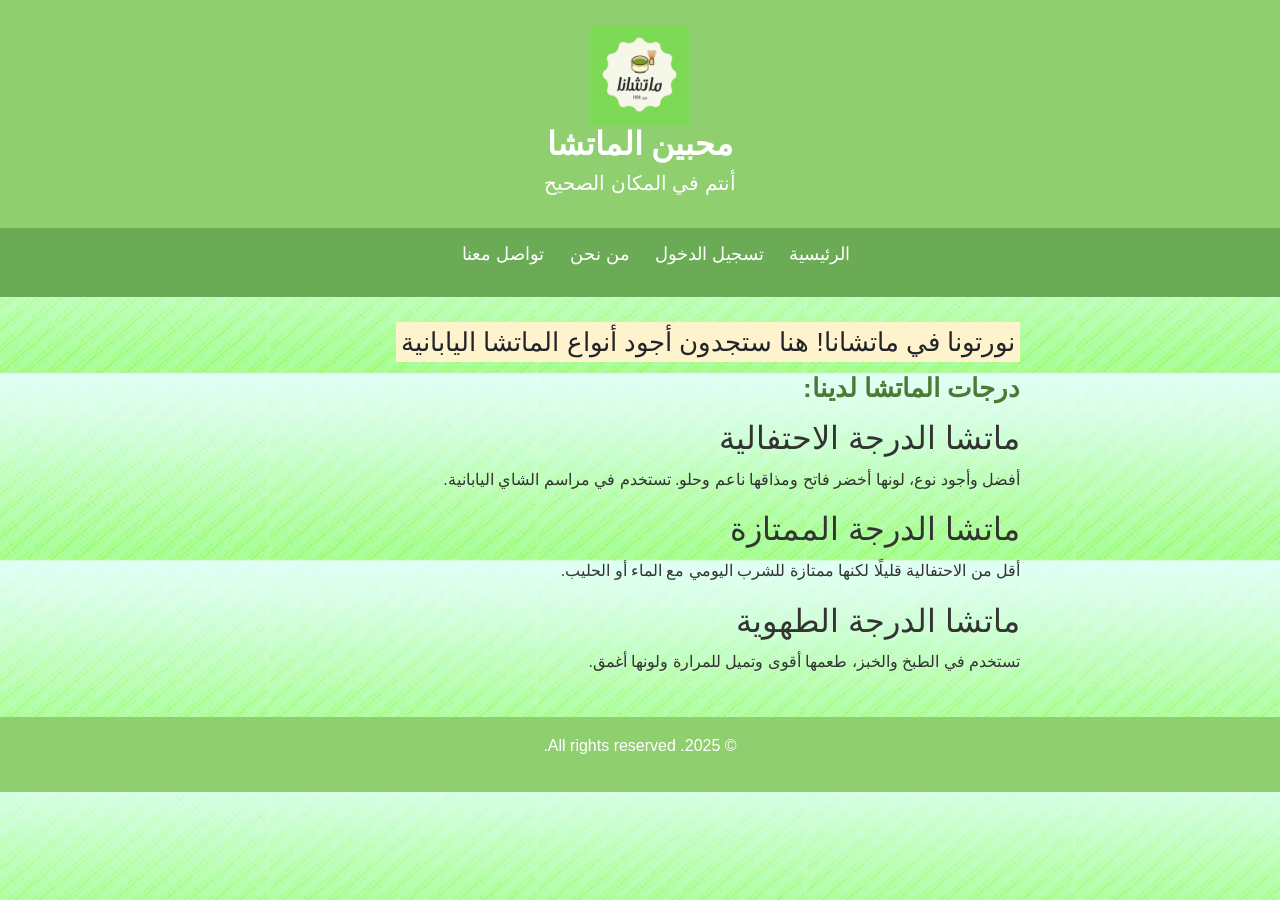
<file: final exam/frontend/index.html>
<!DOCTYPE html>
<html lang="ar" dir="rtl">
<head>
    <meta charset="UTF-8">
    <meta name="viewport" content="width=device-width, initial-scale=1.0">
    <link rel="stylesheet" href="style.css">
    <link rel="stylesheet" href="https://cdn.jsdelivr.net/npm/bootstrap@5.3.3/dist/css/bootstrap.min.css">
    <title>الرئيسية - ماتشانا</title>
</head>
<body class="page-body">

    <header class="main-header">
        <img src="matchana.png" height="100" width="100" alt="matchana iogo">
        <h1 class="title">محبين الماتشا</h1>
        <h2 class="subtitle">أنتم في المكان الصحيح</h2>
    </header>

    <nav class="main-nav">
        <ul class="nav-list">
            <li><a href="index.html">الرئيسية</a></li>
            <li><a href="login.html">تسجيل الدخول</a></li>
            <li><a href="about.html">من نحن</a></li>
            <li><a href="contact.html">تواصل معنا</a></li>
        </ul>
    </nav>

    <main class="main-content">
        <section>
            <h3 class="section-title">
                <mark>نورتونا في ماتشانا! هنا ستجدون أجود أنواع الماتشا اليابانية</mark>
            </h3>
        </section>

        <section class="matcha-section">
            <h2 class="section-title"><b>درجات الماتشا لدينا:</b></h2>

            <div>
                <h2>ماتشا الدرجة الاحتفالية</h2>
                <p>أفضل وأجود نوع، لونها أخضر فاتح ومذاقها ناعم وحلو. تستخدم في مراسم الشاي اليابانية.</p>
            </div>

            <div>
                <h2>ماتشا الدرجة الممتازة</h2>
                <p>أقل من الاحتفالية قليلًا لكنها ممتازة للشرب اليومي مع الماء أو الحليب.</p>
            </div>

            <div>
                <h2>ماتشا الدرجة الطهوية</h2>
                <p>تستخدم في الطبخ والخبز، طعمها أقوى وتميل للمرارة ولونها أغمق.</p>
            </div>
        </section>
    </main>

    <footer class="main-footer">
        <p>&copy; 2025. All rights reserved.</p>
    </footer>

</body>
</html>
</file>
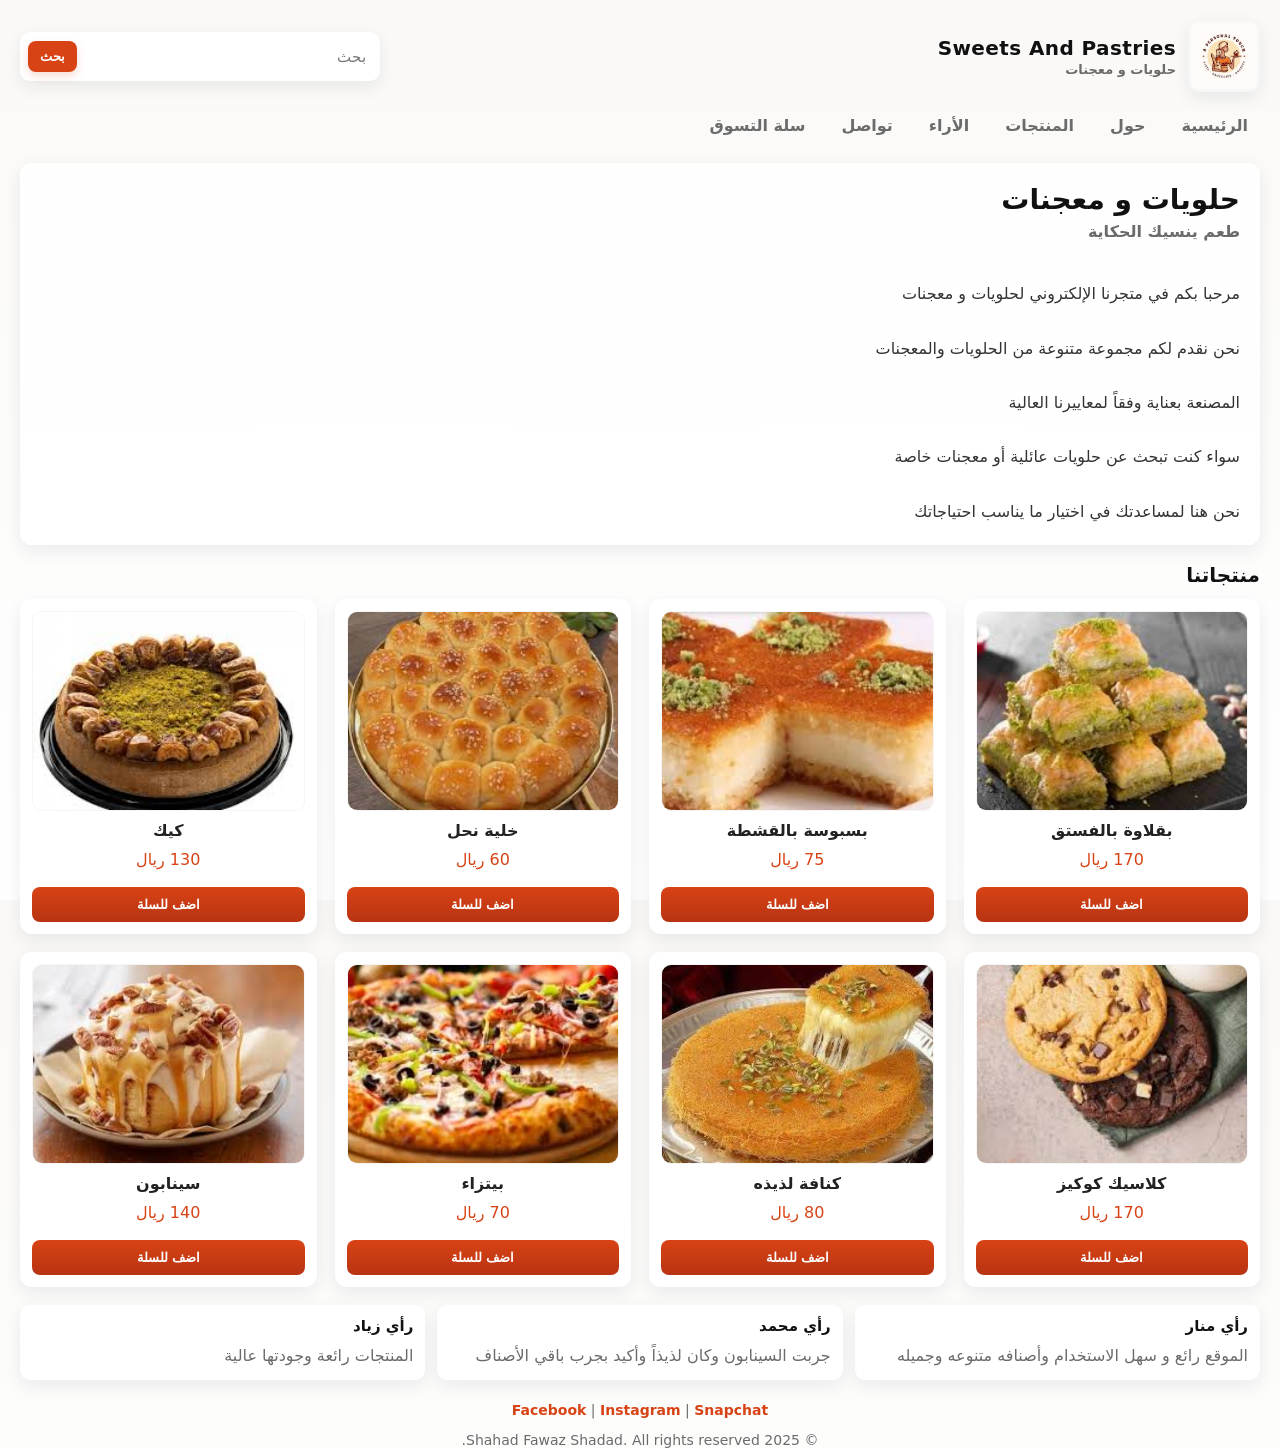
<file: Sweets and pastries/index.html.html>
<!DOCTYPE html>
<html lang="ar">
<head>
  <meta charset="UTF-8">
  <meta name="viewport" content="width=device-width, initial-scale=1.0">
  <title>Sweets and Pastries</title>
<link rel="stylesheet" href="style.css">


</head>

<body>

  <!-- الرأس -->
  <header>

    <div class="topbar">
      <div class="brand">
        <img src="Logo.jpg" alt="logo">
        <div>
          <h2 class="logo">Sweets and Pastries</h2>
          <span class="tag">حلويات و معجنات</span>
        </div>
      </div>

      <form class="search">
        <input type="text" placeholder="بحث">
        <button type="submit">بحث</button>
      </form>
    </div>

    <nav class="main-nav">
      <ul>
        <li><a href="#">الرئيسية</a></li>
        <li><a href="#">حول</a></li>
        <li><a href="#">المنتجات</a></li>
        <li><a href="#">الأراء</a></li>
        <li><a href="#">تواصل</a></li>
        <li><a href="#">سلة التسوق</a></li>
      </ul>
    </nav>

  </header>

  <!-- مقدمة -->
  <article class="intro">
    <h1>حلويات و معجنات</h1>
    <h2>طعم ينسيك الحكاية</h2>
    <p>
      مرحبا بكم في متجرنا الإلكتروني لحلويات و معجنات<br>
      نحن نقدم لكم مجموعة متنوعة من الحلويات والمعجنات<br>
      المصنعة بعناية وفقاً لمعاييرنا العالية<br>
      سواء كنت تبحث عن حلويات عائلية أو معجنات خاصة<br>
      نحن هنا لمساعدتك في اختيار ما يناسب احتياجاتك
    </p>
  </article>

  <!-- المنتجات -->
  <section class="products">
    <h2>منتجاتنا</h2>

    <div class="grid">
      <div class="product">
        <img src="Baklava.jpg" alt="Baklava">
        <p>بقلاوة بالفستق</p>
        <span class="price">170 ريال</span>
        <button>اضف للسلة</button>
      </div>

      <div class="product">
        <img src="basbosa.jpg" alt="Basbosa">
        <p>بسبوسة بالقشطة</p>
        <span class="price">75 ريال</span>
        <button>اضف للسلة</button>
      </div>

      <div class="product">
        <img src="beehive.jpg" alt="Beehive">
        <p>خلية نحل</p>
        <span class="price">60 ريال</span>
        <button>اضف للسلة</button>
      </div>

      <div class="product">
        <img src="cake.jpg" alt="Cake">
        <p>كيك</p>
        <span class="price">130 ريال</span>
        <button>اضف للسلة</button>
      </div>

      <div class="product">
        <img src="coockies.jpg" alt="Cookies">
        <p>كلاسيك كوكيز</p>
        <span class="price">170 ريال</span>
        <button>اضف للسلة</button>
      </div>

      <div class="product">
        <img src="conafah.jpg" alt="Kunafa">
        <p>كنافة لذيذه</p>
        <span class="price">80 ريال</span>
        <button>اضف للسلة</button>
      </div>

      <div class="product">
        <img src="pizza.jpg" alt="Pizza">
        <p>بيتزاء</p>
        <span class="price">70 ريال</span>
        <button>اضف للسلة</button>
      </div>

      <div class="product">
        <img src="cinnabon.jpg" alt="Cinnabon">
        <p>سينابون</p>
        <span class="price">140 ريال</span>
        <button>اضف للسلة</button>
      </div>
    </div>
  </section>

  <!-- آراء العملاء -->
  <article class="reviews">
    <div class="review">
      <h3>رأي منار</h3>
      <p>الموقع رائع و سهل الاستخدام وأصنافه متنوعه وجميله</p>
    </div>

    <div class="review">
      <h3>رأي محمد</h3>
      <p>جربت السينابون وكان لذيذاً وأكيد بجرب باقي الأصناف</p>
    </div>

    <div class="review">
      <h3>رأي زياد</h3>
      <p>المنتجات رائعة وجودتها عالية</p>
    </div>
  </article>

  <!-- التذييل -->
  <footer>
    <a href="https://www.facebook.com/">Facebook</a> |
    <a href="https://www.instagram.com/">Instagram</a> |
    <a href="https://www.snapchat.com/">Snapchat</a>
    <p>&copy; 2025 Shahad Fawaz Shadad. All rights reserved.</p>
  </footer>

</body>
</html>
</file>
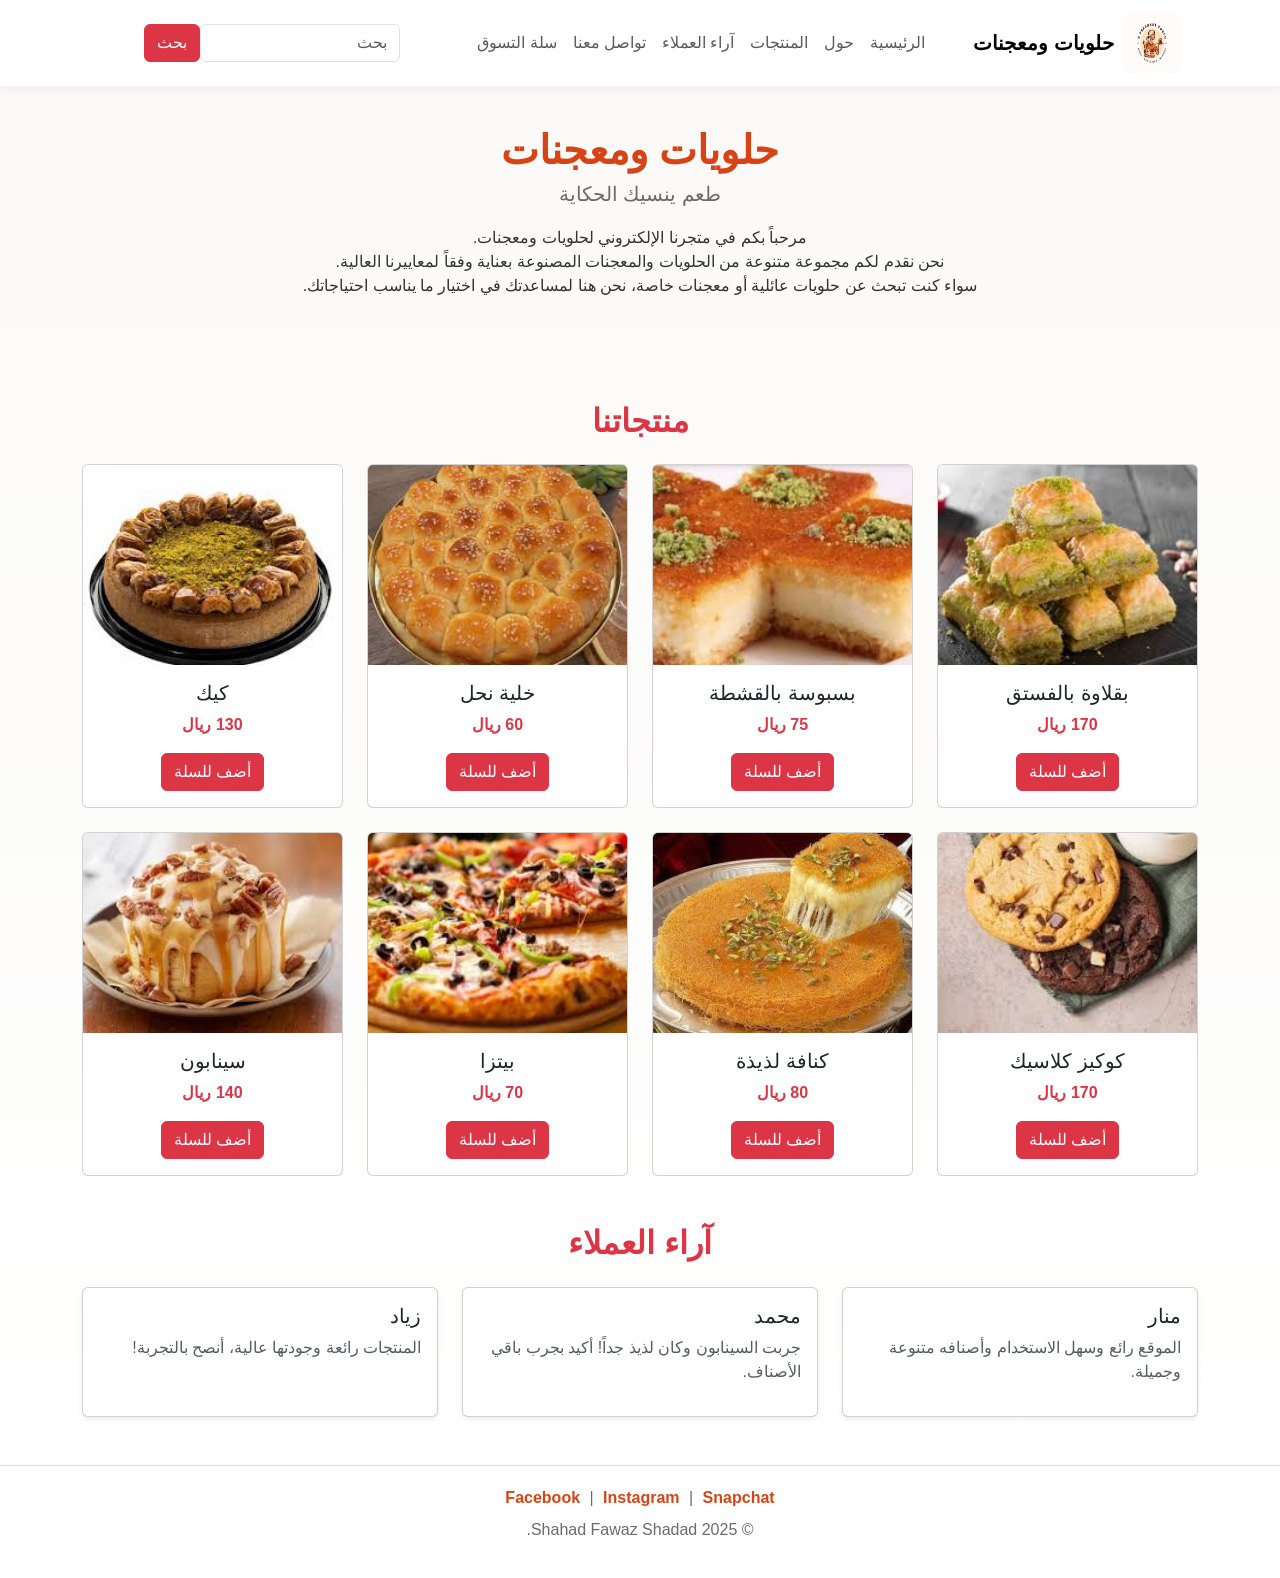
<file: Sweets and pastries/pootstrap.html>
<!DOCTYPE html>
<html lang="ar" dir="rtl">
<head>
  <meta charset="UTF-8">
  <meta name="viewport" content="width=device-width, initial-scale=1.0">
  <title>حلويات ومعجنات</title>

  <!-- Bootstrap -->
 <link href="https://cdn.jsdelivr.net/npm/bootstrap@5.3.8/dist/css/bootstrap.min.css" rel="stylesheet" integrity="sha384-sRIl4kxILFvY47J16cr9ZwB07vP4J8+LH7qKQnuqkuIAvNWLzeN8tE5YBujZqJLB" crossorigin="anonymous">
<script src="https://cdn.jsdelivr.net/npm/bootstrap@5.3.8/dist/js/bootstrap.bundle.min.js" integrity="sha384-FKyoEForCGlyvwx9Hj09JcYn3nv7wiPVlz7YYwJrWVcXK/BmnVDxM+D2scQbITxI" crossorigin="anonymous"></script>

  <style>
    body {
      background: linear-gradient(180deg, #FAF9F7, #fff);
      font-family: "Tajawal", sans-serif;
      color: #333;
    }
    .navbar {
      background-color: #fff;
      box-shadow: 0 4px 10px rgba(0,0,0,0.05);
    }
    .navbar-brand img {
      width: 60px;
      height: 60px;
      border-radius: 10px;
    }
    .intro {
      text-align: center;
      padding: 40px 20px;
    }
    .intro h1 {
      font-weight: 800;
      color: #d84315;
    }
    .intro h2 {
      font-size: 20px;
      color: #6b6b6b;
      margin-bottom: 20px;
    }
    .card img {
      height: 200px;
      object-fit: cover;
    }
    footer {
      background-color: #fff;
      text-align: center;
      padding: 20px;
      margin-top: 40px;
      border-top: 1px solid #ddd;
      color: #6b6b6b;
    }
    footer a {
      color: #d84315;
      text-decoration: none;
      margin: 0 5px;
      font-weight: bold;
    }
    footer a:hover {
      text-decoration: underline;
    }
    
    .navbar .form-control {
      width: 200px;
    }
  </style>
</head>
<body>

  <!-- رأس الصفحة Navbar -->
  <nav class="navbar navbar-expand-lg sticky-top">
    <div class="container">
      <a class="navbar-brand d-flex align-items-center gap-2" href="#">
        <img src="Logo.jpg" alt="Logo">
        <span class="fw-bold">حلويات ومعجنات</span>
      </a>
      <button class="navbar-toggler" type="button" data-bs-toggle="collapse" data-bs-target="#mainNav">
        <span class="navbar-toggler-icon"></span>
      </button>
      <div class="collapse navbar-collapse" id="mainNav">
        <ul class="navbar-nav ms-auto mb-2 mb-lg-0">
          <li class="nav-item"><a class="nav-link" href="#">الرئيسية</a></li>
          <li class="nav-item"><a class="nav-link" href="#">حول</a></li>
          <li class="nav-item"><a class="nav-link" href="#">المنتجات</a></li>
          <li class="nav-item"><a class="nav-link" href="#">آراء العملاء</a></li>
          <li class="nav-item"><a class="nav-link" href="#">تواصل معنا</a></li>
          <li class="nav-item"><a class="nav-link" href="#">سلة التسوق</a></li>
        </ul>
        <!-- نموذج البحث -->
        <form class="d-flex ms-auto" role="search">
          <input class="form-control me-2" type="search" placeholder="بحث" aria-label="بحث">
          <button class="btn btn-danger" type="submit">بحث</button>
        </form>
      </div>
    </div>
  </nav>

  <!-- مقدمة -->
  <section class="intro container">
    <h1>حلويات ومعجنات</h1>
    <h2>طعم ينسيك الحكاية</h2>
    <p>
      مرحباً بكم في متجرنا الإلكتروني لحلويات ومعجنات.<br>
      نحن نقدم لكم مجموعة متنوعة من الحلويات والمعجنات المصنوعة بعناية وفقاً لمعاييرنا العالية.<br>
      سواء كنت تبحث عن حلويات عائلية أو معجنات خاصة، نحن هنا لمساعدتك في اختيار ما يناسب احتياجاتك.
    </p>
  </section>

  <!-- قسم المنتجات -->
  <section class="container my-5">
    <h2 class="text-center fw-bold mb-4 text-danger">منتجاتنا</h2>
    <div class="row g-4">

      
      <div class="col-md-3 col-sm-6">
        <div class="card h-100 text-center">
          <img src="Baklava.jpg" class="card-img-top" alt="Baklava">
          <div class="card-body">
            <h5 class="card-title">بقلاوة بالفستق</h5>
            <p class="card-text text-danger fw-bold">170 ريال</p>
            <button class="btn btn-danger">أضف للسلة</button>
          </div>
        </div>
      </div>

      
      <div class="col-md-3 col-sm-6">
        <div class="card h-100 text-center">
          <img src="basbosa.jpg" class="card-img-top" alt="Basbosa">
          <div class="card-body">
            <h5 class="card-title">بسبوسة بالقشطة</h5>
            <p class="card-text text-danger fw-bold">75 ريال</p>
            <button class="btn btn-danger">أضف للسلة</button>
          </div>
        </div>
      </div>

      
      <div class="col-md-3 col-sm-6">
        <div class="card h-100 text-center">
          <img src="beehive.jpg" class="card-img-top" alt="Beehive">
          <div class="card-body">
            <h5 class="card-title">خلية نحل</h5>
            <p class="card-text text-danger fw-bold">60 ريال</p>
            <button class="btn btn-danger">أضف للسلة</button>
          </div>
        </div>
      </div>

      
      <div class="col-md-3 col-sm-6">
        <div class="card h-100 text-center">
          <img src="cake.jpg" class="card-img-top" alt="Cake">
          <div class="card-body">
            <h5 class="card-title">كيك</h5>
            <p class="card-text text-danger fw-bold">130 ريال</p>
            <button class="btn btn-danger">أضف للسلة</button>
          </div>
        </div>
      </div>

      
      <div class="col-md-3 col-sm-6">
        <div class="card h-100 text-center">
          <img src="coockies.jpg" class="card-img-top" alt="Cookies">
          <div class="card-body">
            <h5 class="card-title">كوكيز كلاسيك</h5>
            <p class="card-text text-danger fw-bold">170 ريال</p>
            <button class="btn btn-danger">أضف للسلة</button>
          </div>
        </div>
      </div>

      
      <div class="col-md-3 col-sm-6">
        <div class="card h-100 text-center">
          <img src="conafah.jpg" class="card-img-top" alt="Kunafa">
          <div class="card-body">
            <h5 class="card-title">كنافة لذيذة</h5>
            <p class="card-text text-danger fw-bold">80 ريال</p>
            <button class="btn btn-danger">أضف للسلة</button>
          </div>
        </div>
      </div>

      
      <div class="col-md-3 col-sm-6">
        <div class="card h-100 text-center">
          <img src="pizza.jpg" class="card-img-top" alt="Pizza">
          <div class="card-body">
            <h5 class="card-title">بيتزا</h5>
            <p class="card-text text-danger fw-bold">70 ريال</p>
            <button class="btn btn-danger">أضف للسلة</button>
          </div>
        </div>
      </div>

      
      <div class="col-md-3 col-sm-6">
        <div class="card h-100 text-center">
          <img src="cinnabon.jpg" class="card-img-top" alt="Cinnabon">
          <div class="card-body">
            <h5 class="card-title">سينابون</h5>
            <p class="card-text text-danger fw-bold">140 ريال</p>
            <button class="btn btn-danger">أضف للسلة</button>
          </div>
        </div>
      </div>

    </div>
  </section>

  <!-- آراء العملاء -->
  <section class="container my-5">
    <h2 class="text-center fw-bold mb-4 text-danger">آراء العملاء</h2>
    <div class="row g-4">
      <div class="col-md-4">
        <div class="card p-3 shadow-sm h-100">
          <h5>منار</h5>
          <p class="text-muted">الموقع رائع وسهل الاستخدام وأصنافه متنوعة وجميلة.</p>
        </div>
      </div>
      <div class="col-md-4">
        <div class="card p-3 shadow-sm h-100">
          <h5>محمد</h5>
          <p class="text-muted">جربت السينابون وكان لذيذ جداً! أكيد بجرب باقي الأصناف.</p>
        </div>
      </div>
      <div class="col-md-4">
        <div class="card p-3 shadow-sm h-100">
          <h5>زياد</h5>
          <p class="text-muted">المنتجات رائعة وجودتها عالية، أنصح بالتجربة!</p>
        </div>
      </div>
    </div>
  </section>

  <!-- التذييل -->
  <footer>
    <div>
      <a href="https://facebook.com">Facebook</a> |
      <a href="https://instagram.com">Instagram</a> |
      <a href="https://snapchat.com">Snapchat</a>
    </div>
    <p class="mt-2">&copy; 2025 Shahad Fawaz Shadad. </p>
     </footer>
     
        
     </body>
</html>
</file>
<file: final exam/frontend/style.css>
* {
    margin: 0;
    padding: 0;
    box-sizing: border-box;
    font-family: "Tahoma", sans-serif;
}

body.page-body {
    background-color: #f8f8f8;
    background-image: url(matcha2.jpg);
    background-image: repeat;
    color: #333;
    line-height: 1.8;
    padding-bottom: 40px;
}


.main-header {
    text-align: center;
    background-color: #8fcf6f; 
    padding: 25px 10px;
    color: white;
}

.main-header .title {
    font-size: 32px;
    font-weight: bold;
}

.main-header .subtitle {
    font-size: 20px;
    margin-top: 8px;
}



.main-nav {
    background-color: #6cab55;
    padding: 10px 0;
}

.nav-list {
    list-style: none;
    display: flex;
    justify-content: center;
    gap: 25px;
}

.nav-list li a {
    color: white;
    font-size: 18px;
    text-decoration: none;
    transition: 0.3s;
}

.nav-list li a:hover {
    text-decoration: underline;
}



.main-content {
    max-width: 800px;
    margin: 30px auto;
    padding: 0 20px;
}


.section-title {
    font-size: 26px;
    color: #4a7a33;
    margin-bottom: 15px;
}


.about-text,
.contact-text {
    font-size: 18px;
    margin-bottom: 15px;
}



.login-section,
.contact-section {
    background-color: white;
    padding: 25px;
    border-radius: 12px;
    box-shadow: 0px 0px 10px #cfcfcf;
    margin-top: 20px;
}

.login-form,
.contact-form {
    margin-top: 15px;
}

.form-label {
    font-size: 18px;
    color: #2f4f2f;
}

.form-input,
.form-textarea {
    width: 100%;
    padding: 10px;
    font-size: 17px;
    border: 1px solid #bcbcbc;
    border-radius: 8px;
    margin-top: 8px;
    margin-bottom: 15px;
}

.submit-btn {
    background-color: #6cab55;
    color: white;
    padding: 12px 25px;
    border: none;
    border-radius: 10px;
    font-size: 18px;
    cursor: pointer;
    transition: 0.3s;
}

.submit-btn:hover {
    background-color: #4e873e;
}



.main-footer {
    text-align: center;
    margin-top: 40px;
    padding: 15px 0;
    background-color: #8fcf6f;
    color: white;
}
</file>
<file: Sweets and pastries/style.css>
/*  اعدادات عامة  */
*{box-sizing:border-box}
html,body{height:100%}

body{
    margin:0;
    padding:20px;
    background: linear-gradient(180deg, #FAF9F7, #fff);
    font-family: "Nunito", system-ui, -apple-system, "Segoe UI", Roboto, "Helvetica Neue", Arial;
    color:#111;
    -webkit-font-smoothing:antialiased;
    -moz-osx-font-smoothing:grayscale;
    direction:rtl;
}

/*  رأس الصفحة  */
header{
    display:flex;
    flex-direction:column;
    gap:16px;
    margin-bottom:20px;
}

.topbar{
    display:flex;
    align-items:center;
    justify-content:space-between;
    gap:12px;
}


.brand{
    display:flex;
    align-items:center;
    gap:12px;
}

.brand img{
    width:72px;
    height:72px;
    object-fit:cover;
    border-radius:10px;
    box-shadow: 0 6px 18px rgba(16,24,40,0.08);
    border: 3px solid rgba(0,0,0,0.03);
    background:#fff;
}

.brand .logo{
    margin:0;
    font-size:20px;
    font-weight:800;
    letter-spacing:0.4px;
    text-transform:capitalize;
}

.brand .tag{
    display:block;
    font-size:13px;
    color:#6b6b6b;
    margin-top:2px;
    font-weight:600;
}


form.search{
    display:flex;
    align-items:center;
    gap:8px;
    background:#ffffff;
    padding:8px;
    border-radius:10px;
    box-shadow: 0 6px 18px rgba(16,24,40,0.08);
    width:360px;
    max-width:100%;
}

form.search input[type="text"]{
    border:0;
    outline:0;
    flex:1;
    font-size:15px;
    padding:8px 6px;
    background:transparent;
    color:#111;
}

form.search button{
    background:#d84315;
    color:#fff;
    border:0;
    padding:8px 12px;
    border-radius:8px;
    cursor:pointer;
    font-weight:700;
    box-shadow: 0 4px 10px rgba(216,67,21,0.18);
}

form.search button:hover{
    background:#b83312;
}


nav.main-nav{
    display:flex;
    align-items:center;
    justify-content:space-between;
    gap:18px;
    background:transparent;
}

nav.main-nav ul{
    list-style:none;
    display:flex;
    gap:12px;
    padding:0;
    margin:0;
    align-items:center;
    flex-wrap:wrap;
}

nav.main-nav ul li a{
    display:inline-block;
    padding:8px 12px;
    text-decoration:none;
    color:#6b6b6b;
    font-weight:700;
    border-radius:8px;
    transition:all .18s ease;
}

nav.main-nav ul li a:hover{
    background:rgba(216,67,21,0.08);
    color:#b83312;
    transform:translateY(-2px);
}

/*  مقدمة الصفحة  */
article.intro{
    background: linear-gradient(180deg, rgba(255,255,255,0.9), rgba(255,255,255,0.95));
    border-radius:12px;
    padding:20px;
    margin-bottom:18px;
    box-shadow: 0 6px 18px rgba(16,24,40,0.08);
}

article.intro h1{
    margin:0 0 6px 0;
    font-size:28px;
    font-weight:800;
}

article.intro h2{
    margin:0 0 12px 0;
    font-size:16px;
    color:#6b6b6b;
    font-weight:700;
}

article.intro p{
    margin:0;
    line-height:1.7;
    color:#333;
    white-space:pre-line;
}

/*  قسم المنتجات  */
section.products{
    margin:18px 0;
}

section.products h2{
    margin:0 0 12px 0;
    font-size:20px;
    font-weight:800;
}

.grid{
    display:grid;
    grid-template-columns: repeat(4, 1fr);
    gap:18px;
}


.product{
    background:#ffffff;
    border-radius:12px;
    padding:12px;
    text-align:center;
    box-shadow: 0 6px 18px rgba(16,24,40,0.08);
    transition:transform .18s ease, box-shadow .18s ease;
    display:flex;
    flex-direction:column;
    align-items:center;
    gap:10px;
}

.product:hover{
    transform:translateY(-6px);
    box-shadow: 0 18px 36px rgba(16,24,40,0.12);
}

.product img{
    width:100%;
    height:200px;
    object-fit:cover;
    border-radius:10px;
    border: 1px solid rgba(0,0,0,0.04);
}

.product p{
    margin:0;
    font-weight:700;
    color:#222;
}

.product .price{
    color:#d84315;
    font-size:16px;
}

.product button{
    margin-top:8px;
    background:linear-gradient(180deg,#d84315,#b83312);
    color:#fff;
    border:0;
    padding:10px 14px;
    border-radius:8px;
    cursor:pointer;
    font-weight:800;
    width:100%;
    transition:opacity .12s ease, transform .12s ease;
}
.product button:hover{
    opacity:0.95;
    transform:translateY(-2px);
}

/*  آراء العملاء  */
article.reviews{
    margin-top:18px;
    display:grid;
    grid-template-columns: repeat(3, 1fr);
    gap:12px;
}

.review{
    background:#ffffff;
    padding:12px;
    border-radius:10px;
    box-shadow: 0 6px 18px rgba(16,24,40,0.08);
}

.review h3{
    margin:0 0 8px 0;
    font-size:15px;
}

.review p{
    margin:0;
    color:#6b6b6b;
    line-height:1.6;
}

/* التذليل   */
footer{
    margin-top:22px;
    text-align:center;
    color:#6b6b6b;
    font-size:14px;
}

footer a{
    color:#d84315;
    text-decoration:none;
    font-weight:700;
}
</file>
